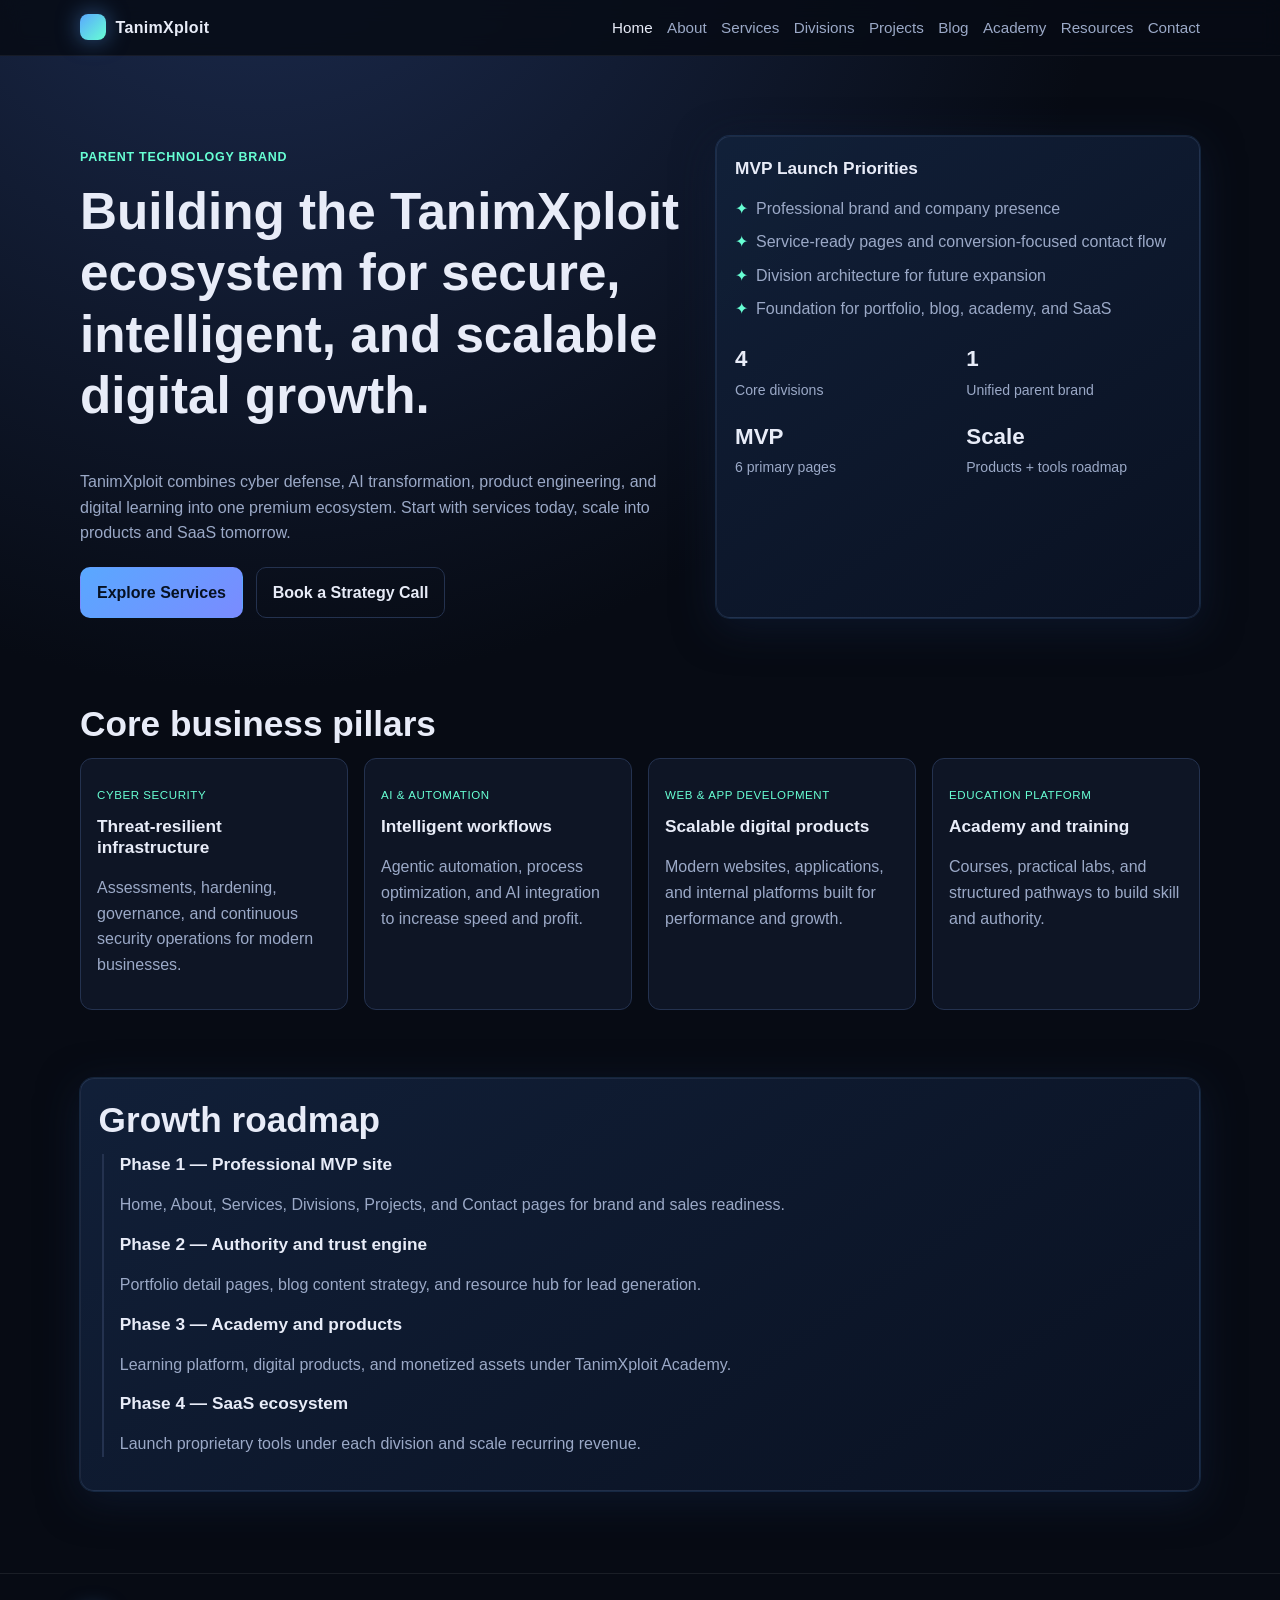
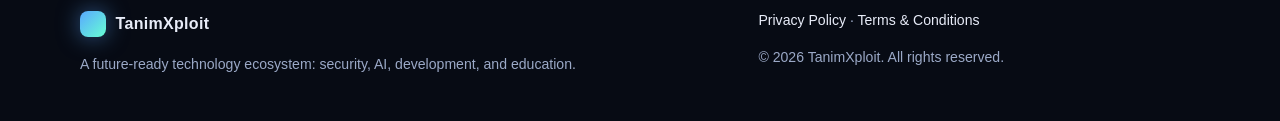
<file: index.html>
<!doctype html>
<html lang="en">
<head>
  <meta charset="UTF-8" />
  <meta name="viewport" content="width=device-width, initial-scale=1.0" />
  <meta name="description" content="TanimXploit is a modern technology ecosystem spanning cyber security, AI automation, development, and digital education." />
  <title>TanimXploit | Future-Ready Technology Ecosystem</title>
  <link rel="stylesheet" href="styles.css" />
</head>
<body>
  <header>
    <div class="container nav-wrap">
      <a class="brand" href="index.html"><span class="brand-mark"></span> TanimXploit</a>
      <button class="mobile-nav-toggle" type="button">Menu</button>
      <nav>
        <ul>
          <li><a class="active" href="index.html">Home</a></li>
          <li><a href="about.html">About</a></li>
          <li><a href="services.html">Services</a></li>
          <li><a href="divisions.html">Divisions</a></li>
          <li><a href="projects.html">Projects</a></li>
          <li><a href="blog.html">Blog</a></li>
          <li><a href="academy.html">Academy</a></li>
          <li><a href="resources.html">Resources</a></li>
          <li><a href="contact.html">Contact</a></li>
        </ul>
      </nav>
    </div>
  </header>

  <main>
    <section class="hero">
      <div class="container hero-grid">
        <div>
          <p class="eyebrow">Parent Technology Brand</p>
          <h1>Building the TanimXploit ecosystem for secure, intelligent, and scalable digital growth.</h1>
          <p class="muted">TanimXploit combines cyber defense, AI transformation, product engineering, and digital learning into one premium ecosystem. Start with services today, scale into products and SaaS tomorrow.</p>
          <div class="button-row">
            <a class="btn btn-primary" href="services.html">Explore Services</a>
            <a class="btn btn-secondary" href="contact.html">Book a Strategy Call</a>
          </div>
        </div>
        <aside class="panel">
          <h3>MVP Launch Priorities</h3>
          <ul class="checklist">
            <li>Professional brand and company presence</li>
            <li>Service-ready pages and conversion-focused contact flow</li>
            <li>Division architecture for future expansion</li>
            <li>Foundation for portfolio, blog, academy, and SaaS</li>
          </ul>
          <div class="kpi-grid">
            <div class="kpi"><strong>4</strong><span class="small">Core divisions</span></div>
            <div class="kpi"><strong>1</strong><span class="small">Unified parent brand</span></div>
            <div class="kpi"><strong>MVP</strong><span class="small">6 primary pages</span></div>
            <div class="kpi"><strong>Scale</strong><span class="small">Products + tools roadmap</span></div>
          </div>
        </aside>
      </div>
    </section>

    <section>
      <div class="container">
        <h2>Core business pillars</h2>
        <div class="cards">
          <article class="card"><p class="tag">Cyber Security</p><h3>Threat-resilient infrastructure</h3><p class="muted">Assessments, hardening, governance, and continuous security operations for modern businesses.</p></article>
          <article class="card"><p class="tag">AI & Automation</p><h3>Intelligent workflows</h3><p class="muted">Agentic automation, process optimization, and AI integration to increase speed and profit.</p></article>
          <article class="card"><p class="tag">Web & App Development</p><h3>Scalable digital products</h3><p class="muted">Modern websites, applications, and internal platforms built for performance and growth.</p></article>
          <article class="card"><p class="tag">Education Platform</p><h3>Academy and training</h3><p class="muted">Courses, practical labs, and structured pathways to build skill and authority.</p></article>
        </div>
      </div>
    </section>

    <section>
      <div class="container panel">
        <h2>Growth roadmap</h2>
        <div class="timeline">
          <div class="timeline-item"><h3>Phase 1 — Professional MVP site</h3><p class="muted">Home, About, Services, Divisions, Projects, and Contact pages for brand and sales readiness.</p></div>
          <div class="timeline-item"><h3>Phase 2 — Authority and trust engine</h3><p class="muted">Portfolio detail pages, blog content strategy, and resource hub for lead generation.</p></div>
          <div class="timeline-item"><h3>Phase 3 — Academy and products</h3><p class="muted">Learning platform, digital products, and monetized assets under TanimXploit Academy.</p></div>
          <div class="timeline-item"><h3>Phase 4 — SaaS ecosystem</h3><p class="muted">Launch proprietary tools under each division and scale recurring revenue.</p></div>
        </div>
      </div>
    </section>
  </main>

  <footer>
    <div class="container footer-grid">
      <div>
        <p class="brand"><span class="brand-mark"></span> TanimXploit</p>
        <p class="small">A future-ready technology ecosystem: security, AI, development, and education.</p>
      </div>
      <div class="small">
        <p><a href="privacy.html">Privacy Policy</a> · <a href="terms.html">Terms & Conditions</a></p>
        <p>© <span data-year></span> TanimXploit. All rights reserved.</p>
      </div>
    </div>
  </footer>
  <script src="script.js"></script>
</body>
</html>
</file>
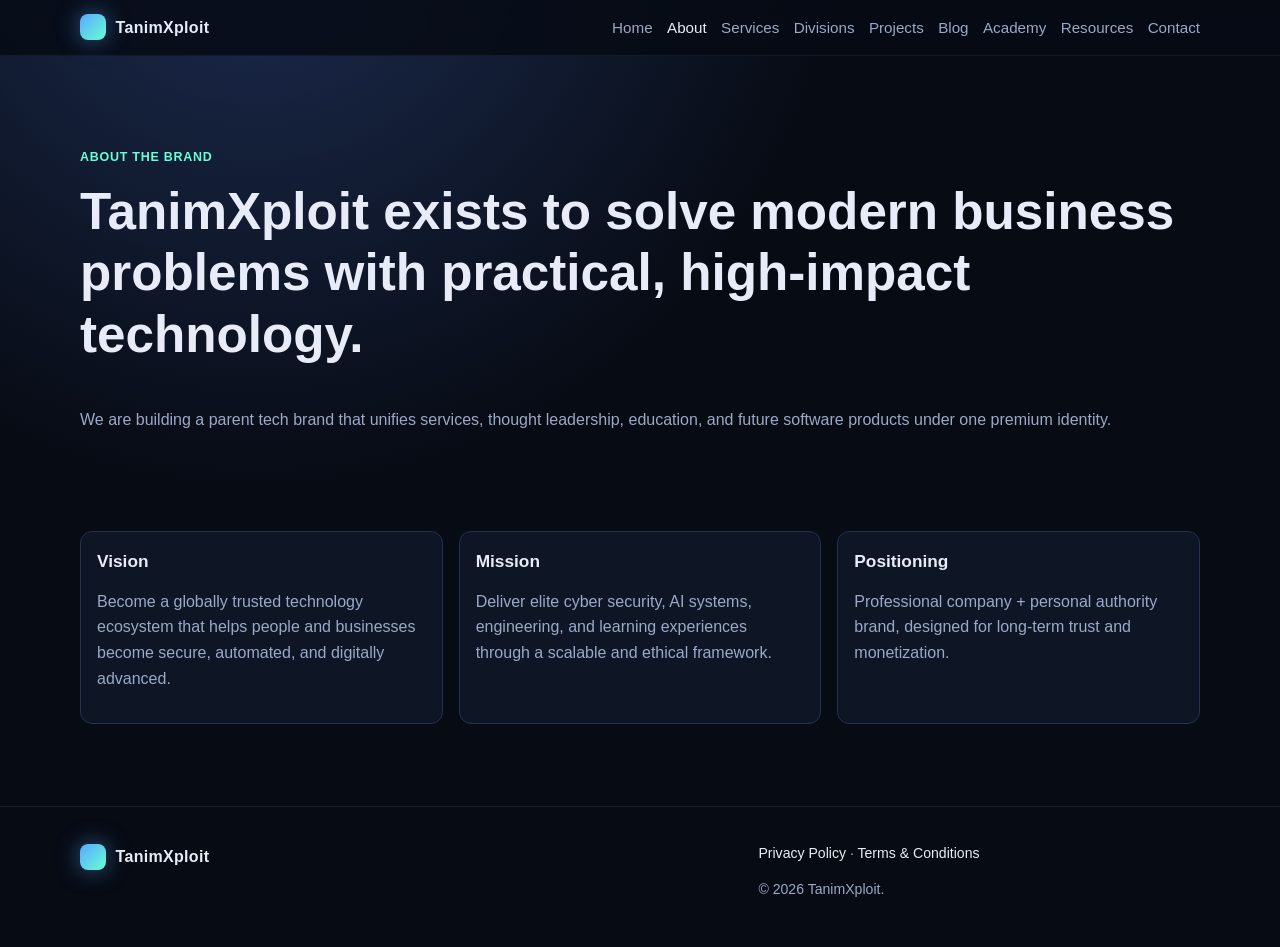
<file: about.html>
<!doctype html>
<html lang="en">
<head><meta charset="UTF-8" /><meta name="viewport" content="width=device-width, initial-scale=1.0" /><title>About | TanimXploit</title><link rel="stylesheet" href="styles.css" /></head>
<body>
<header><div class="container nav-wrap"><a class="brand" href="index.html"><span class="brand-mark"></span> TanimXploit</a><button class="mobile-nav-toggle" type="button">Menu</button><nav><ul><li><a href="index.html">Home</a></li><li><a class="active" href="about.html">About</a></li><li><a href="services.html">Services</a></li><li><a href="divisions.html">Divisions</a></li><li><a href="projects.html">Projects</a></li><li><a href="blog.html">Blog</a></li><li><a href="academy.html">Academy</a></li><li><a href="resources.html">Resources</a></li><li><a href="contact.html">Contact</a></li></ul></nav></div></header>
<main>
<section class="hero"><div class="container"><p class="eyebrow">About the Brand</p><h1>TanimXploit exists to solve modern business problems with practical, high-impact technology.</h1><p class="muted">We are building a parent tech brand that unifies services, thought leadership, education, and future software products under one premium identity.</p></div></section>
<section><div class="container cards"><article class="card"><h3>Vision</h3><p class="muted">Become a globally trusted technology ecosystem that helps people and businesses become secure, automated, and digitally advanced.</p></article><article class="card"><h3>Mission</h3><p class="muted">Deliver elite cyber security, AI systems, engineering, and learning experiences through a scalable and ethical framework.</p></article><article class="card"><h3>Positioning</h3><p class="muted">Professional company + personal authority brand, designed for long-term trust and monetization.</p></article></div></section>
</main>
<footer><div class="container footer-grid"><div><p class="brand"><span class="brand-mark"></span> TanimXploit</p></div><div class="small"><p><a href="privacy.html">Privacy Policy</a> · <a href="terms.html">Terms & Conditions</a></p><p>© <span data-year></span> TanimXploit.</p></div></div></footer><script src="script.js"></script>
</body></html>
</file>
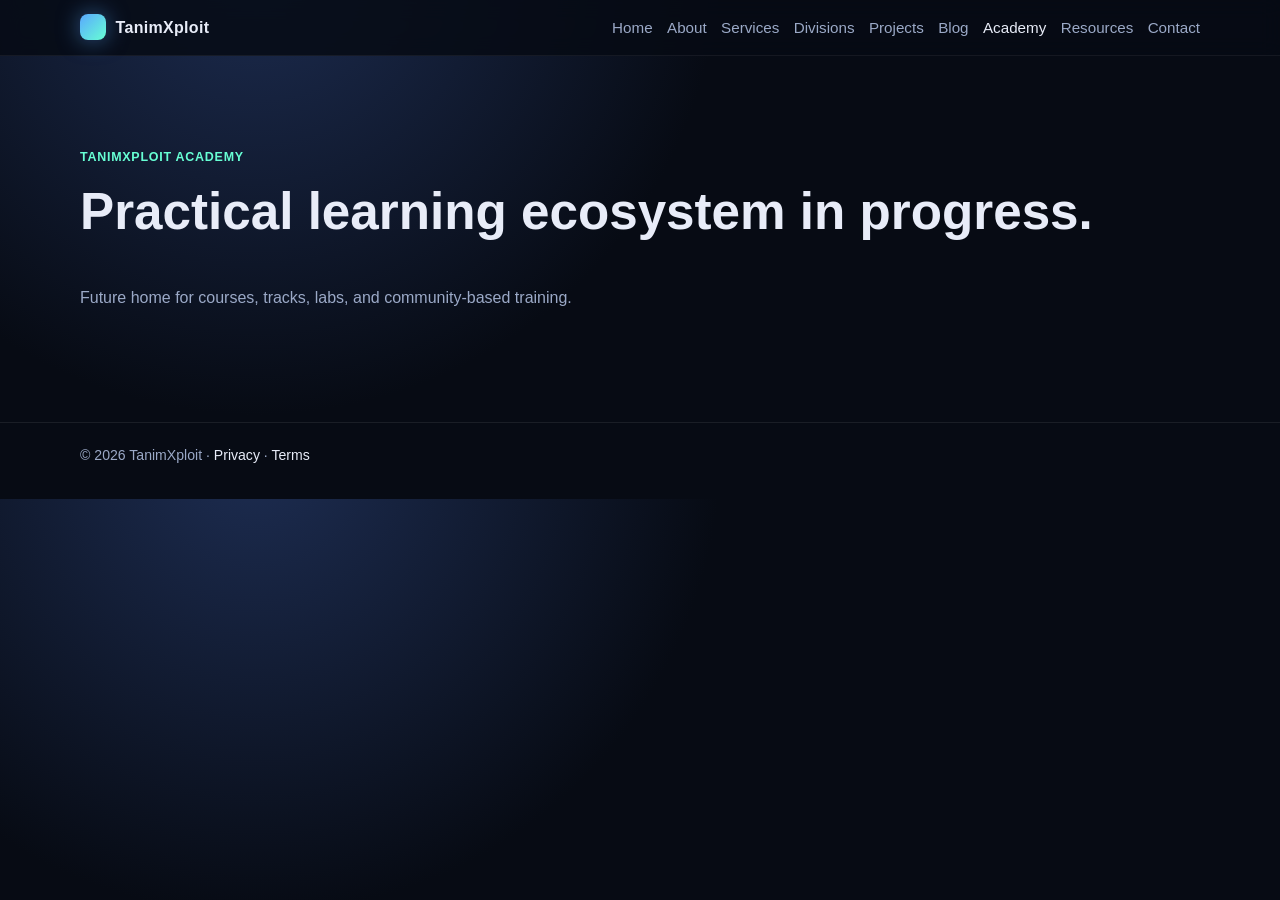
<file: academy.html>
<!doctype html>
<html lang="en"><head><meta charset="UTF-8" /><meta name="viewport" content="width=device-width, initial-scale=1.0" /><title>Academy | TanimXploit</title><link rel="stylesheet" href="styles.css" /></head>
<body><header><div class="container nav-wrap"><a class="brand" href="index.html"><span class="brand-mark"></span> TanimXploit</a><button class="mobile-nav-toggle" type="button">Menu</button><nav><ul><li><a href="index.html">Home</a></li><li><a href="about.html">About</a></li><li><a href="services.html">Services</a></li><li><a href="divisions.html">Divisions</a></li><li><a href="projects.html">Projects</a></li><li><a href="blog.html">Blog</a></li><li><a class="active" href="academy.html">Academy</a></li><li><a href="resources.html">Resources</a></li><li><a href="contact.html">Contact</a></li></ul></nav></div></header><main><section class="hero"><div class="container"><p class="eyebrow">TanimXploit Academy</p><h1>Practical learning ecosystem in progress.</h1><p class="muted">Future home for courses, tracks, labs, and community-based training.</p></div></section></main><footer><div class="container small">© <span data-year></span> TanimXploit · <a href="privacy.html">Privacy</a> · <a href="terms.html">Terms</a></div></footer><script src="script.js"></script></body></html>
</file>
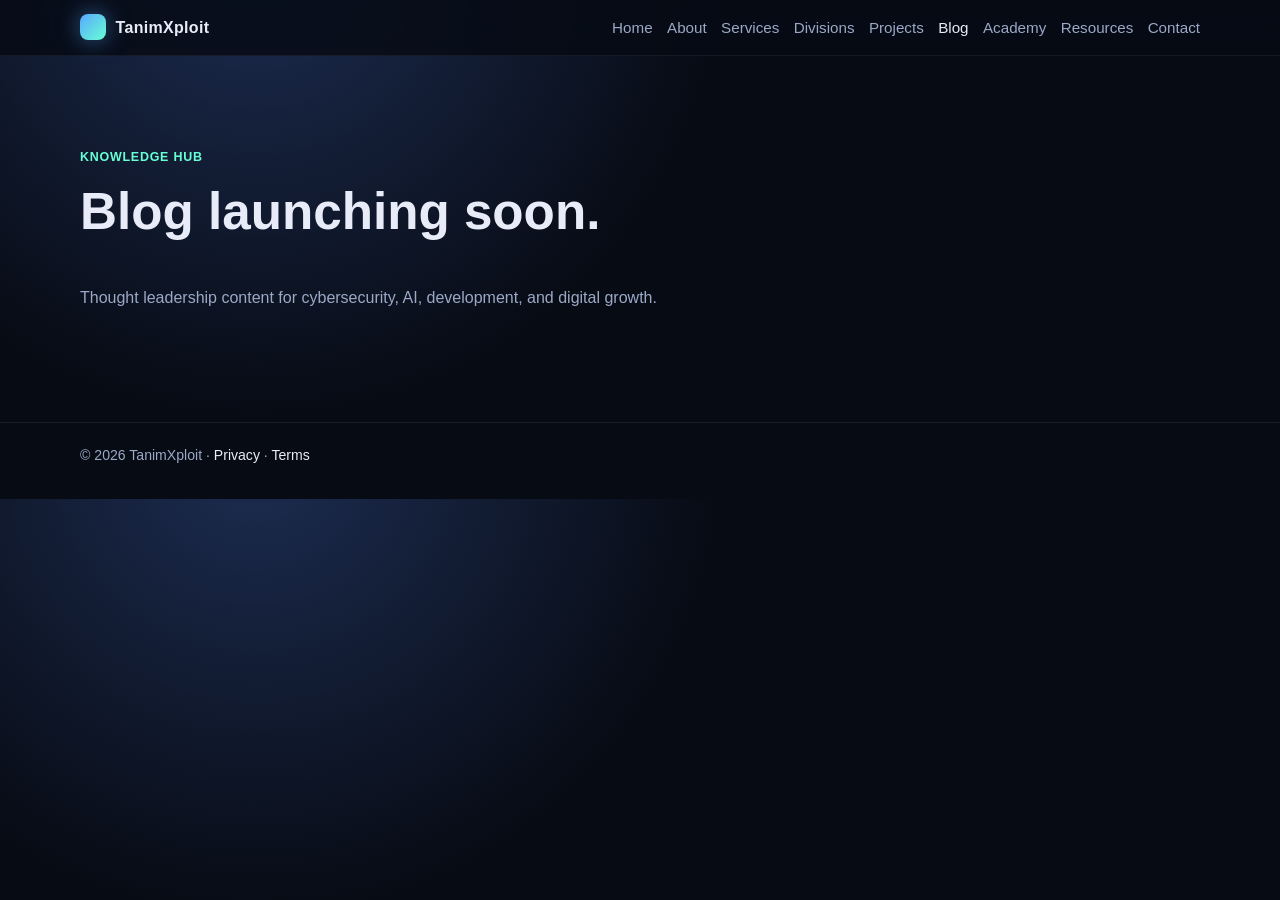
<file: blog.html>
<!doctype html>
<html lang="en"><head><meta charset="UTF-8" /><meta name="viewport" content="width=device-width, initial-scale=1.0" /><title>Blog | TanimXploit</title><link rel="stylesheet" href="styles.css" /></head>
<body><header><div class="container nav-wrap"><a class="brand" href="index.html"><span class="brand-mark"></span> TanimXploit</a><button class="mobile-nav-toggle" type="button">Menu</button><nav><ul><li><a href="index.html">Home</a></li><li><a href="about.html">About</a></li><li><a href="services.html">Services</a></li><li><a href="divisions.html">Divisions</a></li><li><a href="projects.html">Projects</a></li><li><a class="active" href="blog.html">Blog</a></li><li><a href="academy.html">Academy</a></li><li><a href="resources.html">Resources</a></li><li><a href="contact.html">Contact</a></li></ul></nav></div></header><main><section class="hero"><div class="container"><p class="eyebrow">Knowledge Hub</p><h1>Blog launching soon.</h1><p class="muted">Thought leadership content for cybersecurity, AI, development, and digital growth.</p></div></section></main><footer><div class="container small">© <span data-year></span> TanimXploit · <a href="privacy.html">Privacy</a> · <a href="terms.html">Terms</a></div></footer><script src="script.js"></script></body></html>
</file>
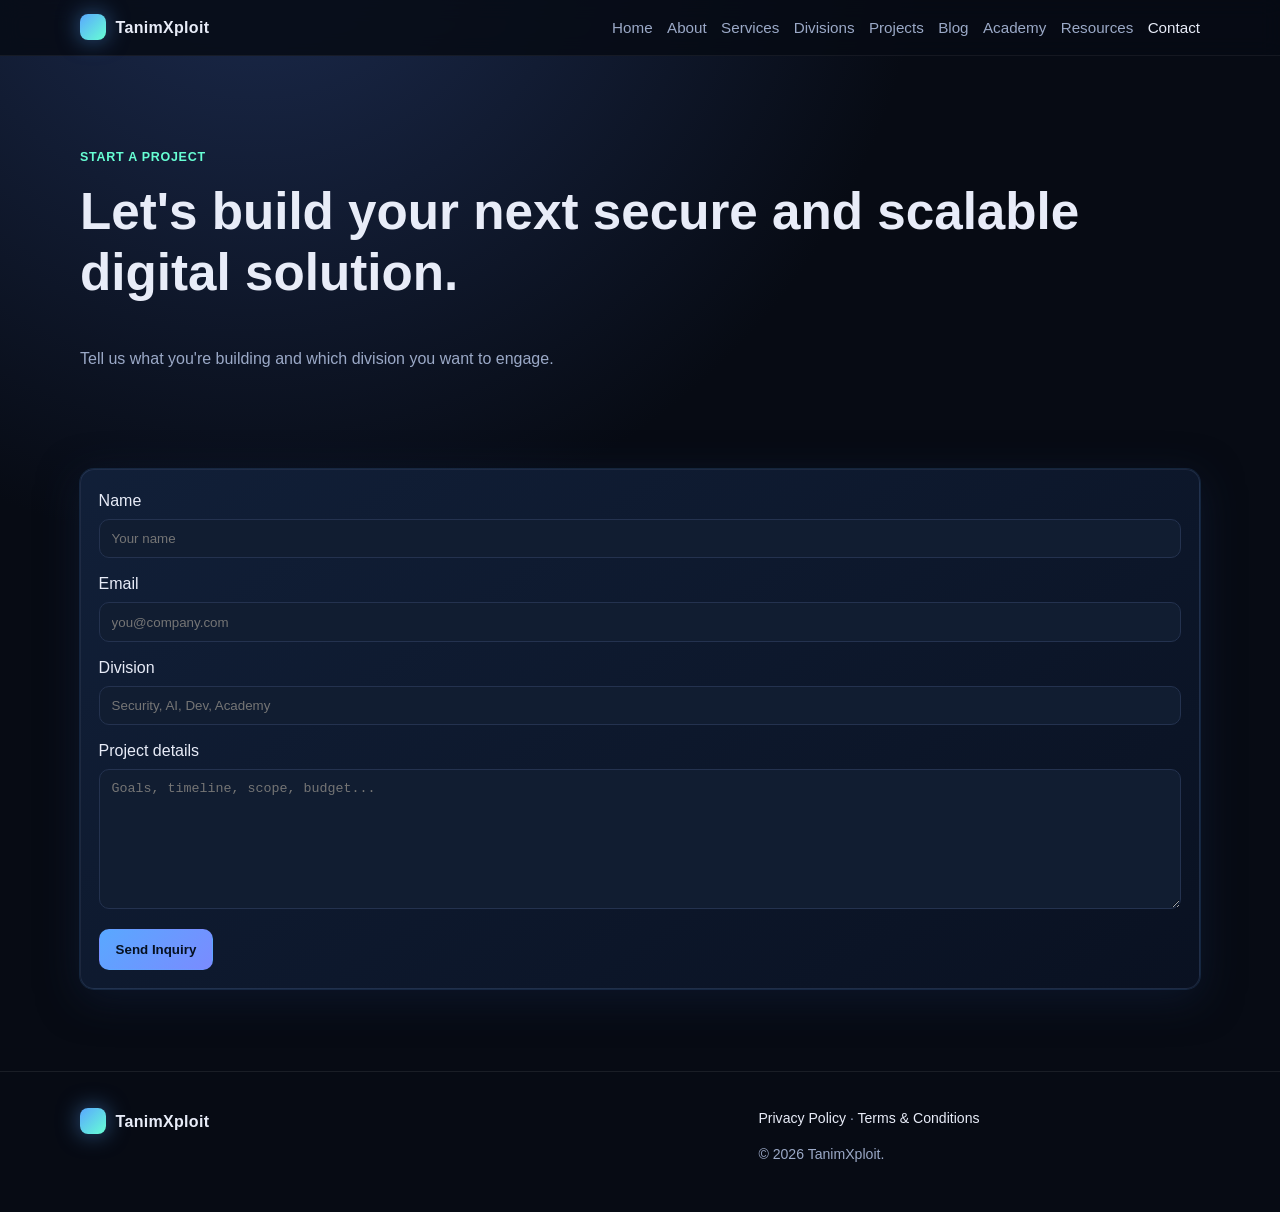
<file: contact.html>
<!doctype html>
<html lang="en"><head><meta charset="UTF-8" /><meta name="viewport" content="width=device-width, initial-scale=1.0" /><title>Contact | TanimXploit</title><link rel="stylesheet" href="styles.css" /></head>
<body>
<header><div class="container nav-wrap"><a class="brand" href="index.html"><span class="brand-mark"></span> TanimXploit</a><button class="mobile-nav-toggle" type="button">Menu</button><nav><ul><li><a href="index.html">Home</a></li><li><a href="about.html">About</a></li><li><a href="services.html">Services</a></li><li><a href="divisions.html">Divisions</a></li><li><a href="projects.html">Projects</a></li><li><a href="blog.html">Blog</a></li><li><a href="academy.html">Academy</a></li><li><a href="resources.html">Resources</a></li><li><a class="active" href="contact.html">Contact</a></li></ul></nav></div></header>
<main><section class="hero"><div class="container"><p class="eyebrow">Start a Project</p><h1>Let's build your next secure and scalable digital solution.</h1><p class="muted">Tell us what you're building and which division you want to engage.</p></div></section><section><div class="container panel"><form><label for="name">Name</label><input id="name" name="name" placeholder="Your name" /><label for="email">Email</label><input id="email" name="email" type="email" placeholder="you@company.com" /><label for="division">Division</label><input id="division" name="division" placeholder="Security, AI, Dev, Academy" /><label for="message">Project details</label><textarea id="message" name="message" placeholder="Goals, timeline, scope, budget..."></textarea><button class="btn btn-primary" type="submit">Send Inquiry</button></form></div></section></main>
<footer><div class="container footer-grid"><div><p class="brand"><span class="brand-mark"></span> TanimXploit</p></div><div class="small"><p><a href="privacy.html">Privacy Policy</a> · <a href="terms.html">Terms & Conditions</a></p><p>© <span data-year></span> TanimXploit.</p></div></div></footer><script src="script.js"></script>
</body></html>
</file>
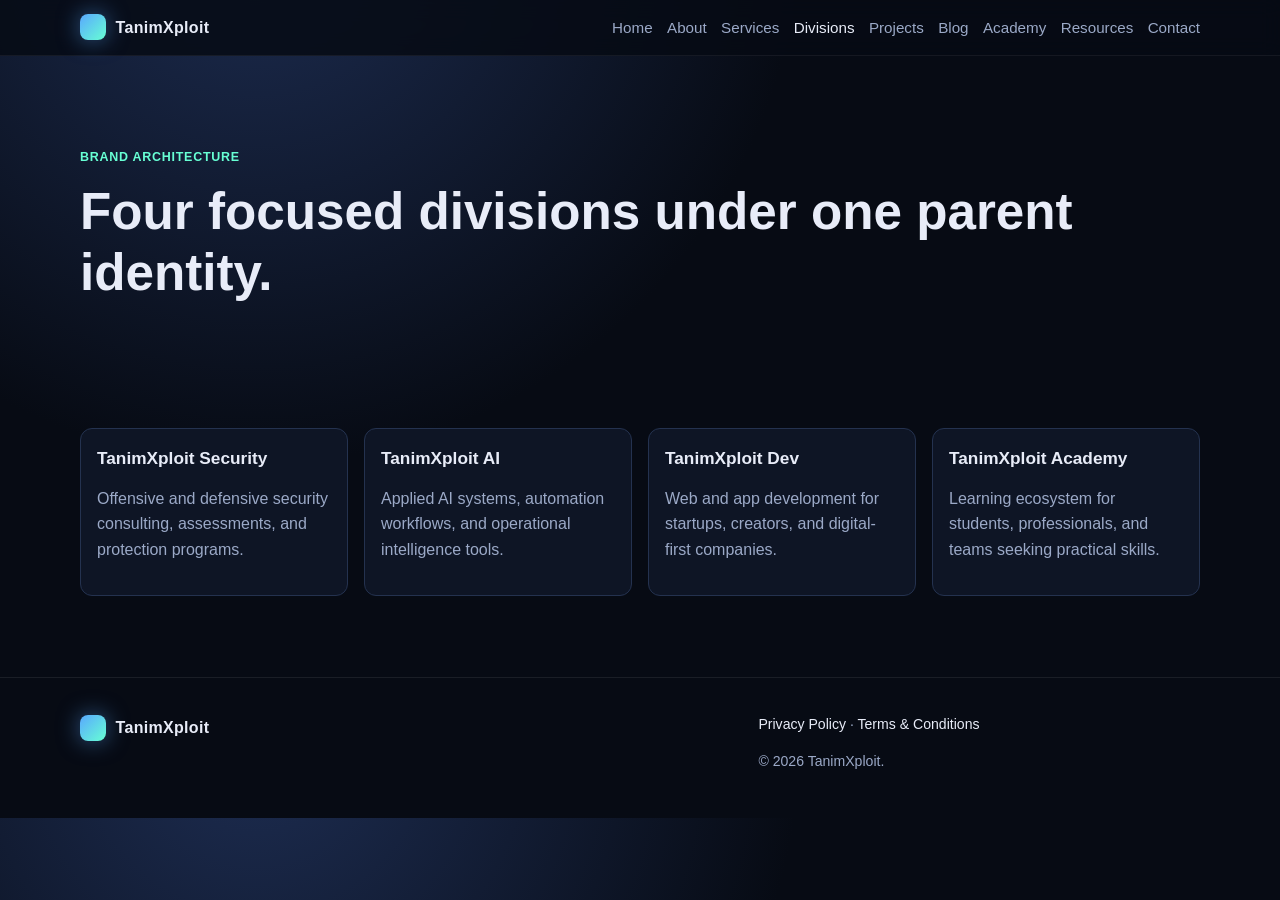
<file: divisions.html>
<!doctype html>
<html lang="en"><head><meta charset="UTF-8" /><meta name="viewport" content="width=device-width, initial-scale=1.0" /><title>Divisions | TanimXploit</title><link rel="stylesheet" href="styles.css" /></head>
<body>
<header><div class="container nav-wrap"><a class="brand" href="index.html"><span class="brand-mark"></span> TanimXploit</a><button class="mobile-nav-toggle" type="button">Menu</button><nav><ul><li><a href="index.html">Home</a></li><li><a href="about.html">About</a></li><li><a href="services.html">Services</a></li><li><a class="active" href="divisions.html">Divisions</a></li><li><a href="projects.html">Projects</a></li><li><a href="blog.html">Blog</a></li><li><a href="academy.html">Academy</a></li><li><a href="resources.html">Resources</a></li><li><a href="contact.html">Contact</a></li></ul></nav></div></header>
<main><section class="hero"><div class="container"><p class="eyebrow">Brand Architecture</p><h1>Four focused divisions under one parent identity.</h1></div></section><section><div class="container cards"><article class="card"><h3>TanimXploit Security</h3><p class="muted">Offensive and defensive security consulting, assessments, and protection programs.</p></article><article class="card"><h3>TanimXploit AI</h3><p class="muted">Applied AI systems, automation workflows, and operational intelligence tools.</p></article><article class="card"><h3>TanimXploit Dev</h3><p class="muted">Web and app development for startups, creators, and digital-first companies.</p></article><article class="card"><h3>TanimXploit Academy</h3><p class="muted">Learning ecosystem for students, professionals, and teams seeking practical skills.</p></article></div></section></main>
<footer><div class="container footer-grid"><div><p class="brand"><span class="brand-mark"></span> TanimXploit</p></div><div class="small"><p><a href="privacy.html">Privacy Policy</a> · <a href="terms.html">Terms & Conditions</a></p><p>© <span data-year></span> TanimXploit.</p></div></div></footer><script src="script.js"></script>
</body></html>
</file>
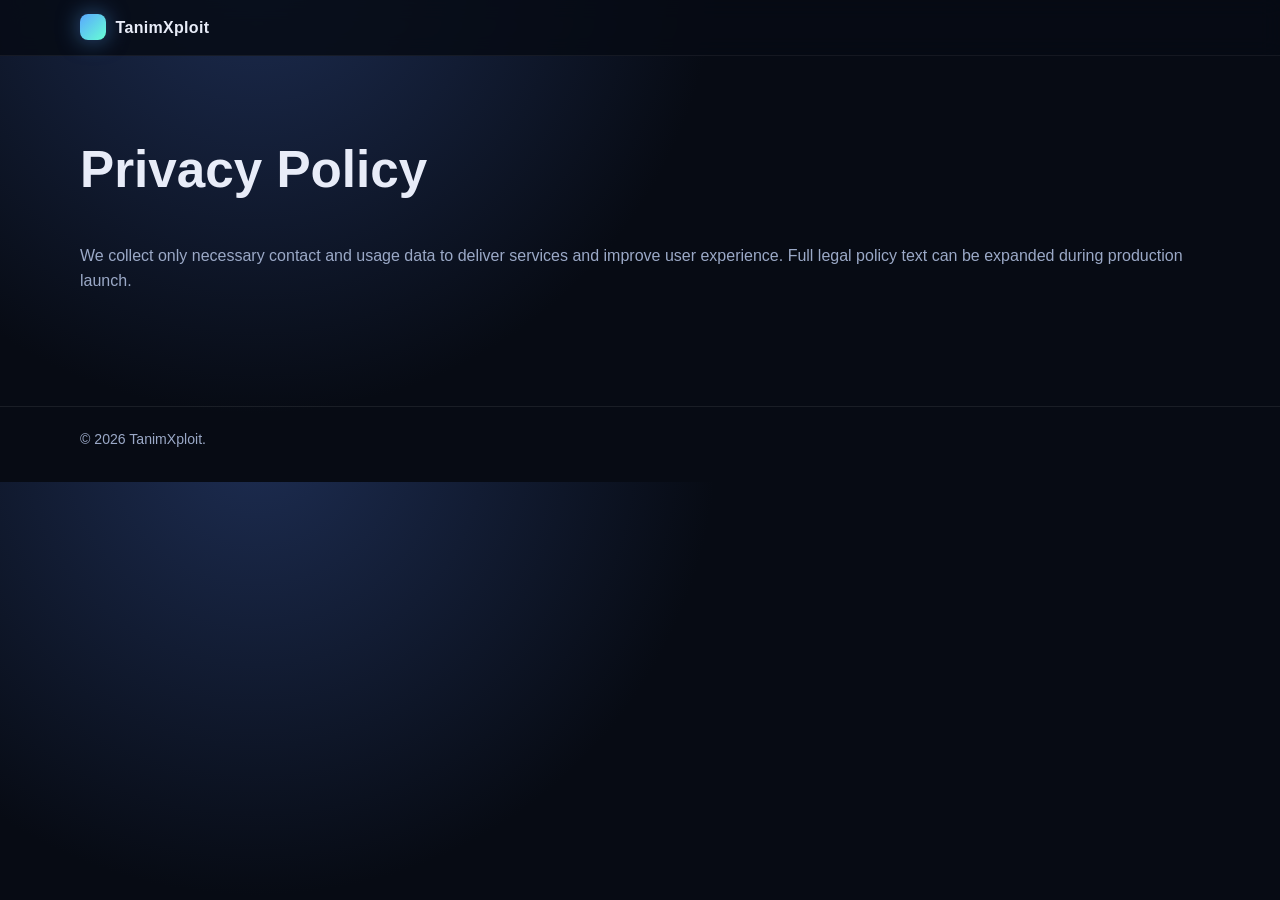
<file: privacy.html>
<!doctype html>
<html lang="en"><head><meta charset="UTF-8" /><meta name="viewport" content="width=device-width, initial-scale=1.0" /><title>Privacy Policy | TanimXploit</title><link rel="stylesheet" href="styles.css" /></head>
<body><header><div class="container nav-wrap"><a class="brand" href="index.html"><span class="brand-mark"></span> TanimXploit</a></div></header><main><section class="hero"><div class="container"><h1>Privacy Policy</h1><p class="muted">We collect only necessary contact and usage data to deliver services and improve user experience. Full legal policy text can be expanded during production launch.</p></div></section></main><footer><div class="container small">© <span data-year></span> TanimXploit.</div></footer><script src="script.js"></script></body></html>
</file>
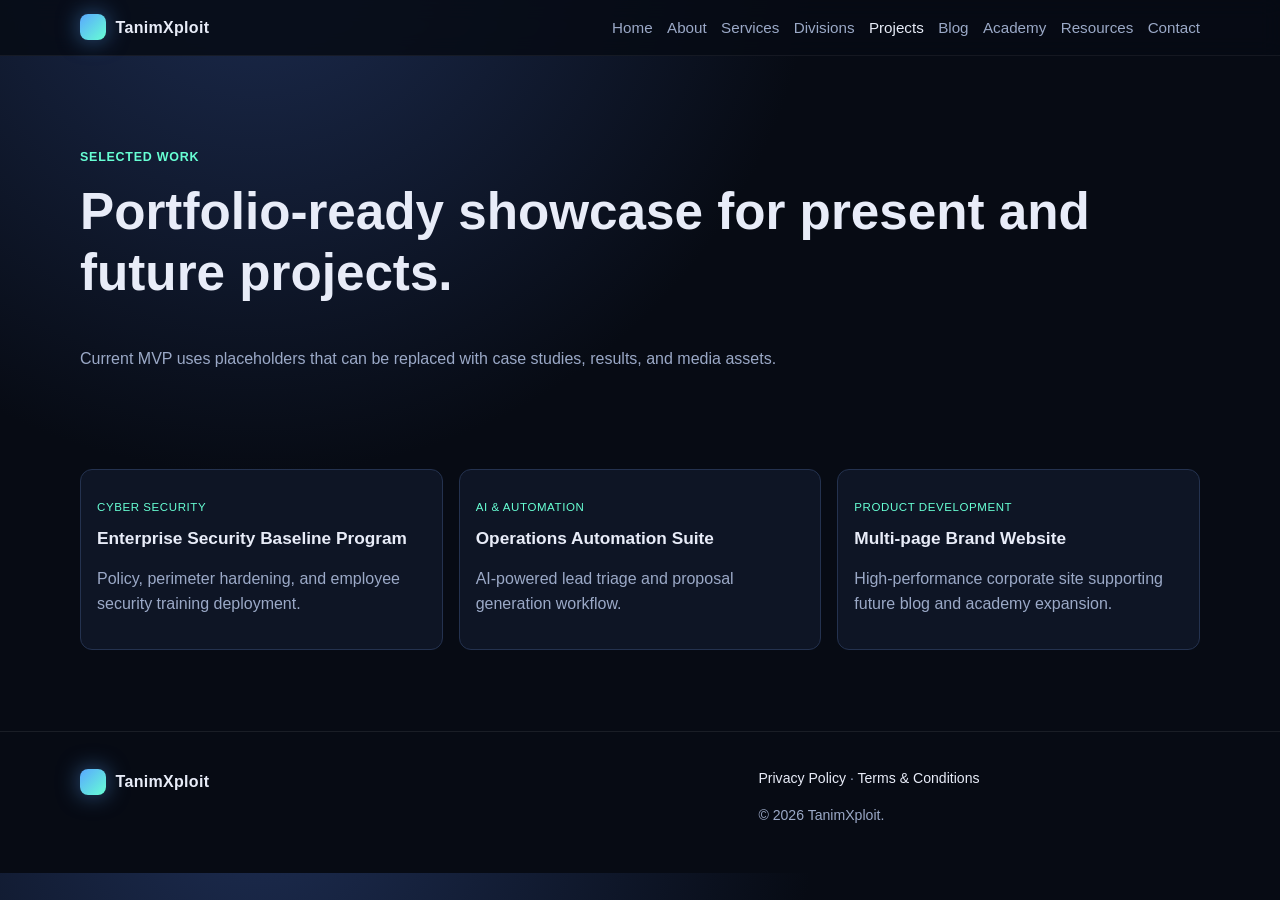
<file: projects.html>
<!doctype html>
<html lang="en"><head><meta charset="UTF-8" /><meta name="viewport" content="width=device-width, initial-scale=1.0" /><title>Projects | TanimXploit</title><link rel="stylesheet" href="styles.css" /></head>
<body>
<header><div class="container nav-wrap"><a class="brand" href="index.html"><span class="brand-mark"></span> TanimXploit</a><button class="mobile-nav-toggle" type="button">Menu</button><nav><ul><li><a href="index.html">Home</a></li><li><a href="about.html">About</a></li><li><a href="services.html">Services</a></li><li><a href="divisions.html">Divisions</a></li><li><a class="active" href="projects.html">Projects</a></li><li><a href="blog.html">Blog</a></li><li><a href="academy.html">Academy</a></li><li><a href="resources.html">Resources</a></li><li><a href="contact.html">Contact</a></li></ul></nav></div></header>
<main><section class="hero"><div class="container"><p class="eyebrow">Selected Work</p><h1>Portfolio-ready showcase for present and future projects.</h1><p class="muted">Current MVP uses placeholders that can be replaced with case studies, results, and media assets.</p></div></section><section><div class="container cards"><article class="card"><p class="tag">Cyber Security</p><h3>Enterprise Security Baseline Program</h3><p class="muted">Policy, perimeter hardening, and employee security training deployment.</p></article><article class="card"><p class="tag">AI & Automation</p><h3>Operations Automation Suite</h3><p class="muted">AI-powered lead triage and proposal generation workflow.</p></article><article class="card"><p class="tag">Product Development</p><h3>Multi-page Brand Website</h3><p class="muted">High-performance corporate site supporting future blog and academy expansion.</p></article></div></section></main>
<footer><div class="container footer-grid"><div><p class="brand"><span class="brand-mark"></span> TanimXploit</p></div><div class="small"><p><a href="privacy.html">Privacy Policy</a> · <a href="terms.html">Terms & Conditions</a></p><p>© <span data-year></span> TanimXploit.</p></div></div></footer><script src="script.js"></script>
</body></html>
</file>
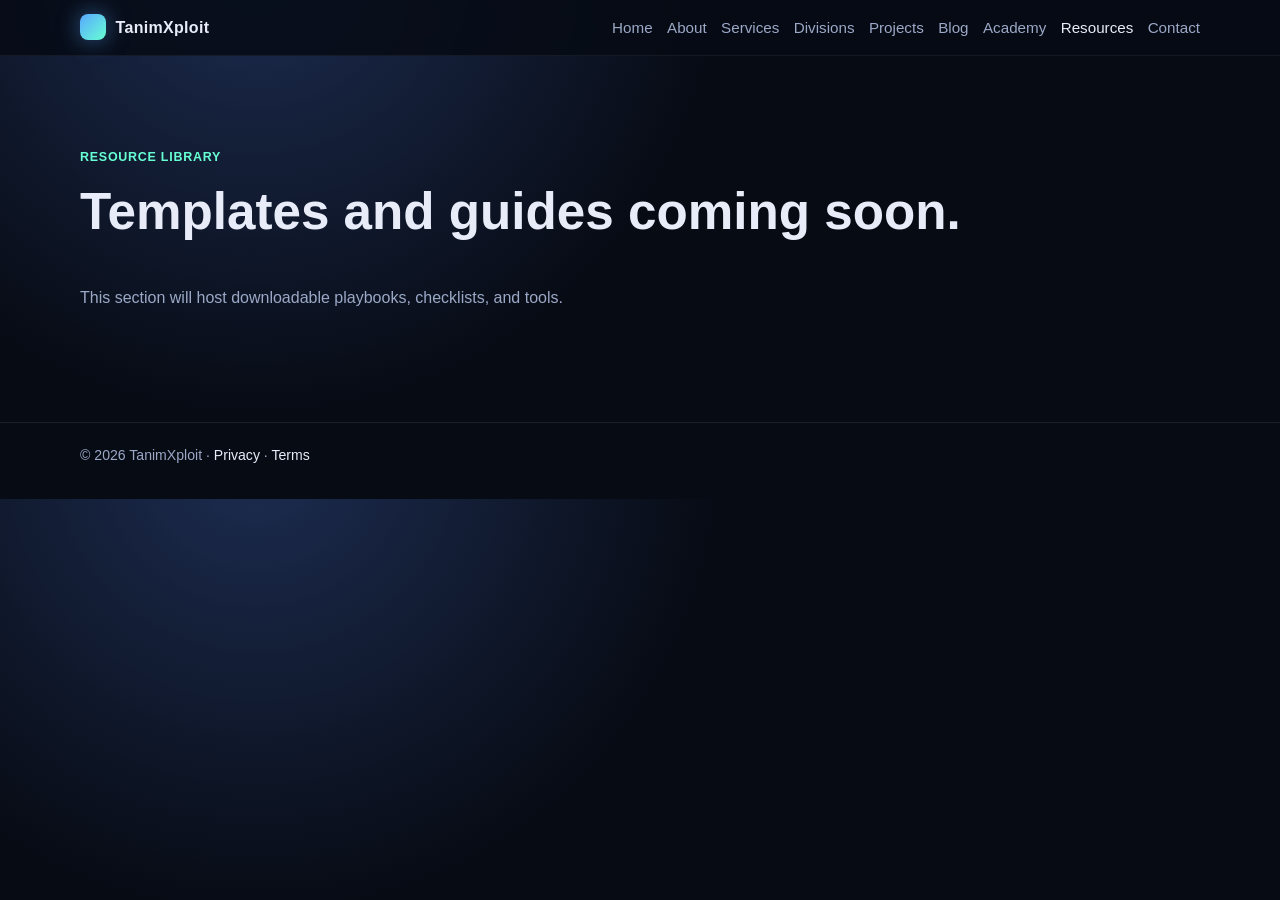
<file: resources.html>
<!doctype html>
<html lang="en"><head><meta charset="UTF-8" /><meta name="viewport" content="width=device-width, initial-scale=1.0" /><title>Resources | TanimXploit</title><link rel="stylesheet" href="styles.css" /></head>
<body><header><div class="container nav-wrap"><a class="brand" href="index.html"><span class="brand-mark"></span> TanimXploit</a><button class="mobile-nav-toggle" type="button">Menu</button><nav><ul><li><a href="index.html">Home</a></li><li><a href="about.html">About</a></li><li><a href="services.html">Services</a></li><li><a href="divisions.html">Divisions</a></li><li><a href="projects.html">Projects</a></li><li><a href="blog.html">Blog</a></li><li><a href="academy.html">Academy</a></li><li><a class="active" href="resources.html">Resources</a></li><li><a href="contact.html">Contact</a></li></ul></nav></div></header><main><section class="hero"><div class="container"><p class="eyebrow">Resource Library</p><h1>Templates and guides coming soon.</h1><p class="muted">This section will host downloadable playbooks, checklists, and tools.</p></div></section></main><footer><div class="container small">© <span data-year></span> TanimXploit · <a href="privacy.html">Privacy</a> · <a href="terms.html">Terms</a></div></footer><script src="script.js"></script></body></html>
</file>
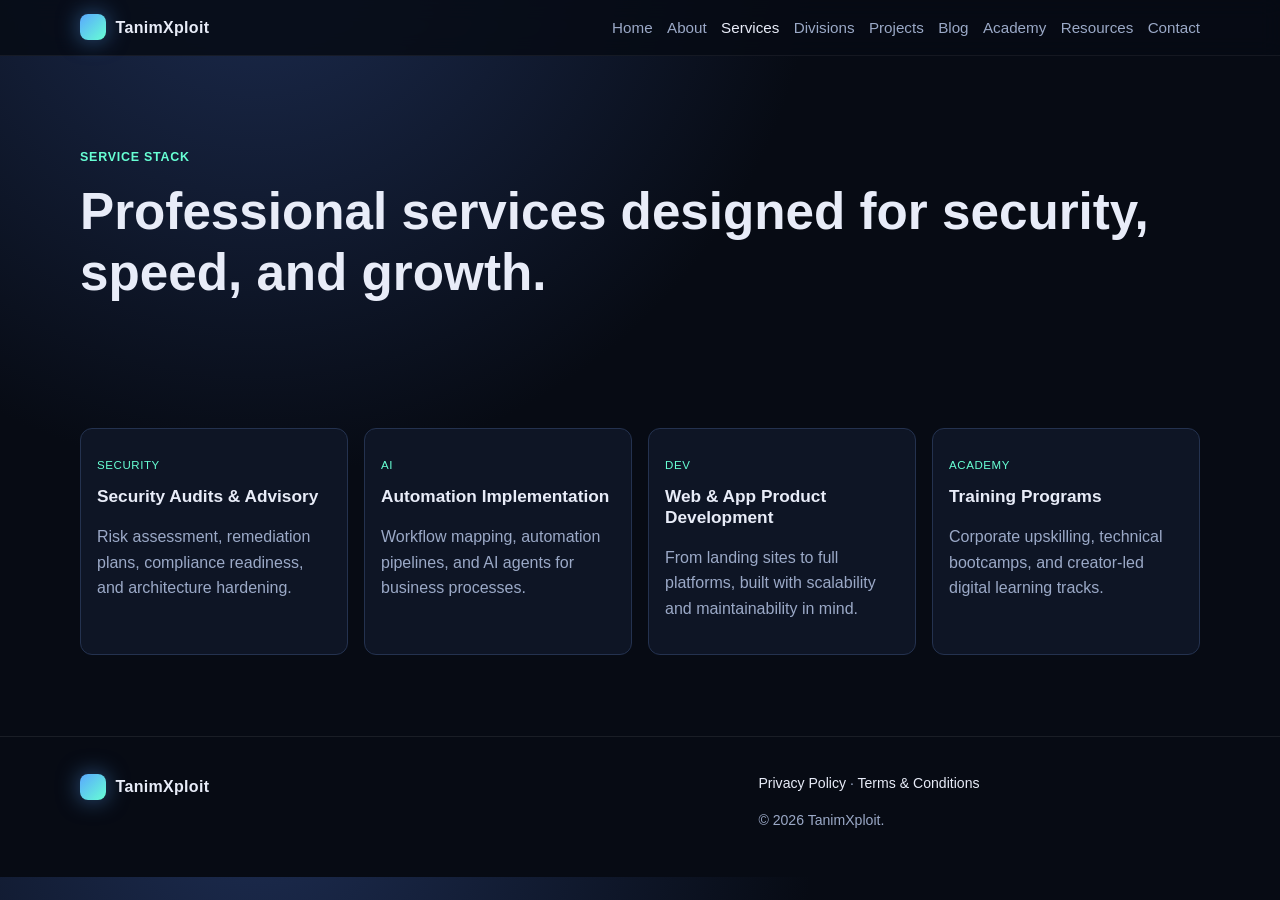
<file: services.html>
<!doctype html>
<html lang="en"><head><meta charset="UTF-8" /><meta name="viewport" content="width=device-width, initial-scale=1.0" /><title>Services | TanimXploit</title><link rel="stylesheet" href="styles.css" /></head>
<body>
<header><div class="container nav-wrap"><a class="brand" href="index.html"><span class="brand-mark"></span> TanimXploit</a><button class="mobile-nav-toggle" type="button">Menu</button><nav><ul><li><a href="index.html">Home</a></li><li><a href="about.html">About</a></li><li><a class="active" href="services.html">Services</a></li><li><a href="divisions.html">Divisions</a></li><li><a href="projects.html">Projects</a></li><li><a href="blog.html">Blog</a></li><li><a href="academy.html">Academy</a></li><li><a href="resources.html">Resources</a></li><li><a href="contact.html">Contact</a></li></ul></nav></div></header>
<main><section class="hero"><div class="container"><p class="eyebrow">Service Stack</p><h1>Professional services designed for security, speed, and growth.</h1></div></section><section><div class="container cards"><article class="card"><p class="tag">Security</p><h3>Security Audits & Advisory</h3><p class="muted">Risk assessment, remediation plans, compliance readiness, and architecture hardening.</p></article><article class="card"><p class="tag">AI</p><h3>Automation Implementation</h3><p class="muted">Workflow mapping, automation pipelines, and AI agents for business processes.</p></article><article class="card"><p class="tag">Dev</p><h3>Web & App Product Development</h3><p class="muted">From landing sites to full platforms, built with scalability and maintainability in mind.</p></article><article class="card"><p class="tag">Academy</p><h3>Training Programs</h3><p class="muted">Corporate upskilling, technical bootcamps, and creator-led digital learning tracks.</p></article></div></section></main>
<footer><div class="container footer-grid"><div><p class="brand"><span class="brand-mark"></span> TanimXploit</p></div><div class="small"><p><a href="privacy.html">Privacy Policy</a> · <a href="terms.html">Terms & Conditions</a></p><p>© <span data-year></span> TanimXploit.</p></div></div></footer><script src="script.js"></script>
</body></html>
</file>
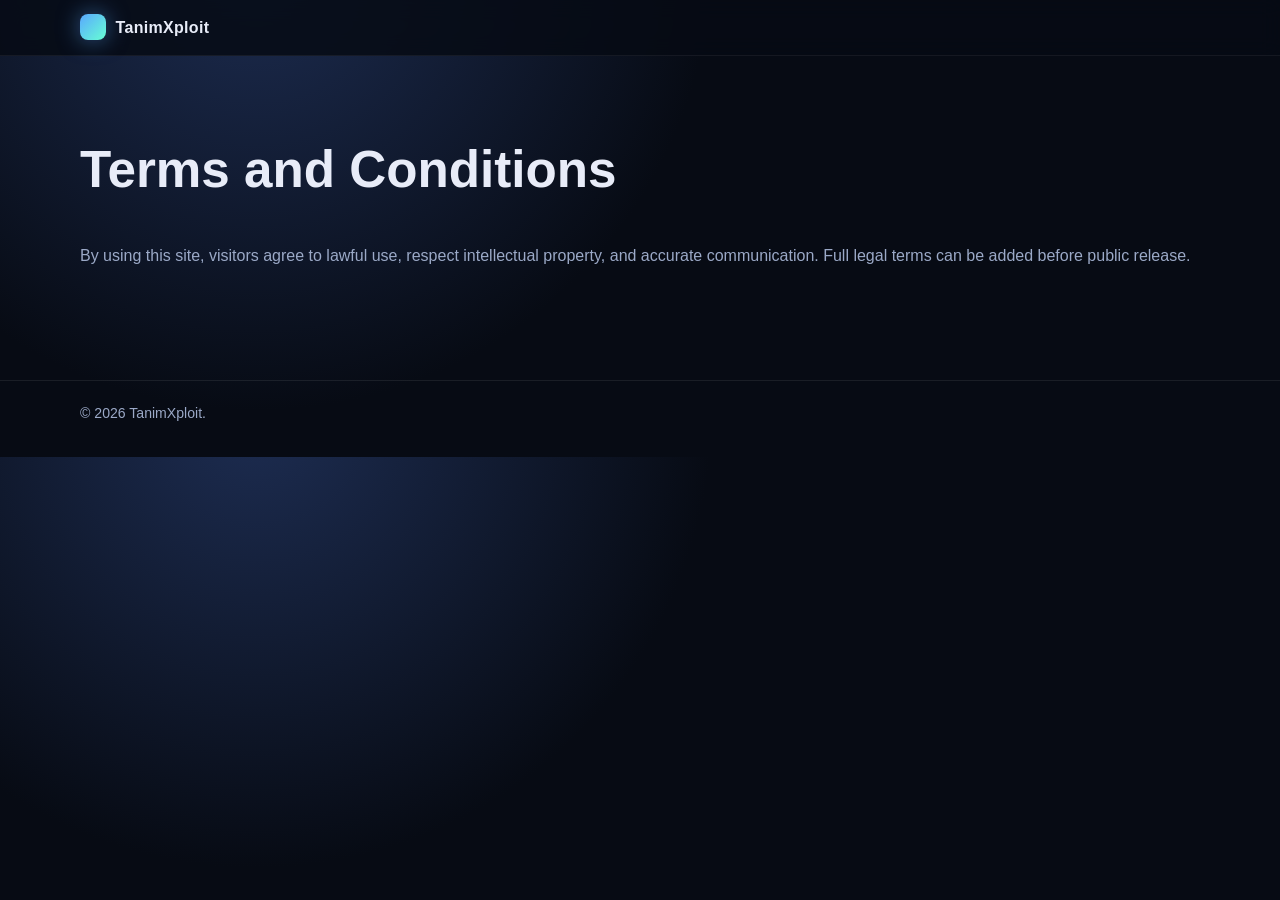
<file: terms.html>
<!doctype html>
<html lang="en"><head><meta charset="UTF-8" /><meta name="viewport" content="width=device-width, initial-scale=1.0" /><title>Terms and Conditions | TanimXploit</title><link rel="stylesheet" href="styles.css" /></head>
<body><header><div class="container nav-wrap"><a class="brand" href="index.html"><span class="brand-mark"></span> TanimXploit</a></div></header><main><section class="hero"><div class="container"><h1>Terms and Conditions</h1><p class="muted">By using this site, visitors agree to lawful use, respect intellectual property, and accurate communication. Full legal terms can be added before public release.</p></div></section></main><footer><div class="container small">© <span data-year></span> TanimXploit.</div></footer><script src="script.js"></script></body></html>
</file>
<file: styles.css>
:root {
  --bg: #070b14;
  --panel: #0e1525;
  --panel-2: #111d31;
  --text: #e8ecf8;
  --muted: #9ba9c7;
  --primary: #59a8ff;
  --accent: #67ffd4;
  --line: #24324f;
  --glow: 0 0 0 1px rgba(89, 168, 255, 0.15), 0 10px 40px rgba(16, 30, 57, 0.6);
}

* { box-sizing: border-box; }

html, body {
  margin: 0;
  padding: 0;
  font-family: Inter, "Segoe UI", Roboto, Arial, sans-serif;
  background: radial-gradient(circle at 20% -10%, #1d2d52 0%, var(--bg) 40%), var(--bg);
  color: var(--text);
  line-height: 1.6;
}

a { color: var(--text); text-decoration: none; }
a:hover { color: var(--accent); }

.container {
  width: min(1120px, 92vw);
  margin: 0 auto;
}

header {
  position: sticky;
  top: 0;
  z-index: 100;
  backdrop-filter: blur(10px);
  border-bottom: 1px solid rgba(255, 255, 255, 0.06);
  background: rgba(7, 11, 20, 0.85);
}

.nav-wrap {
  display: flex;
  align-items: center;
  justify-content: space-between;
  padding: 0.9rem 0;
  gap: 1rem;
}

.brand {
  font-weight: 700;
  letter-spacing: 0.3px;
  display: flex;
  align-items: center;
  gap: 0.6rem;
}

.brand-mark {
  width: 26px;
  height: 26px;
  border-radius: 8px;
  background: linear-gradient(135deg, var(--primary), var(--accent));
  box-shadow: 0 0 22px rgba(89, 168, 255, 0.5);
}

nav ul {
  display: flex;
  flex-wrap: wrap;
  gap: 0.9rem;
  list-style: none;
  margin: 0;
  padding: 0;
}

nav a {
  color: var(--muted);
  font-size: 0.95rem;
}

nav a.active,
nav a:hover {
  color: var(--text);
}

.mobile-nav-toggle {
  display: none;
  border: 1px solid var(--line);
  background: var(--panel);
  color: var(--text);
  padding: 0.45rem 0.7rem;
  border-radius: 8px;
}

.hero {
  padding: 5rem 0 3rem;
}

.hero-grid {
  display: grid;
  grid-template-columns: 1.25fr 1fr;
  gap: 2rem;
}

.eyebrow {
  color: var(--accent);
  font-weight: 600;
  letter-spacing: 0.06em;
  text-transform: uppercase;
  font-size: 0.78rem;
}

h1, h2, h3 {
  line-height: 1.2;
  margin-top: 0.2rem;
}

h1 { font-size: clamp(2rem, 5vw, 3.2rem); }
h2 { font-size: clamp(1.5rem, 4vw, 2.2rem); margin-bottom: 0.8rem; }
h3 { font-size: 1.08rem; }

.muted { color: var(--muted); }

.button-row {
  display: flex;
  flex-wrap: wrap;
  gap: 0.8rem;
  margin-top: 1.3rem;
}

.btn {
  display: inline-flex;
  align-items: center;
  justify-content: center;
  padding: 0.75rem 1rem;
  border-radius: 10px;
  border: 1px solid transparent;
  font-weight: 600;
}

.btn-primary {
  background: linear-gradient(135deg, var(--primary), #7a8bff);
  color: #061122;
}

.btn-secondary {
  background: transparent;
  border-color: var(--line);
  color: var(--text);
}

.panel {
  background: linear-gradient(145deg, rgba(18, 33, 58, 0.95), rgba(10, 18, 34, 0.95));
  border: 1px solid rgba(122, 149, 203, 0.16);
  border-radius: 14px;
  padding: 1.1rem;
  box-shadow: var(--glow);
}

.kpi-grid,
.cards {
  display: grid;
  gap: 1rem;
}

.kpi-grid {
  grid-template-columns: repeat(2, minmax(0, 1fr));
  margin-top: 1.2rem;
}

.kpi {
  text-align: left;
}

.kpi strong {
  display: block;
  font-size: 1.4rem;
}

section { padding: 2.1rem 0; }

.cards {
  grid-template-columns: repeat(auto-fit, minmax(220px, 1fr));
}

.card {
  background: var(--panel);
  border: 1px solid var(--line);
  border-radius: 12px;
  padding: 1rem;
}

.card .tag {
  font-size: 0.72rem;
  text-transform: uppercase;
  color: var(--accent);
  letter-spacing: 0.05em;
}

.timeline {
  border-left: 2px solid var(--line);
  padding-left: 1rem;
  margin-left: 0.2rem;
}

.timeline-item {
  margin-bottom: 1rem;
}

.checklist {
  list-style: none;
  padding: 0;
  margin: 0;
}

.checklist li {
  margin: 0.5rem 0;
  color: var(--muted);
}

.checklist li::before {
  content: "✦";
  color: var(--accent);
  margin-right: 0.5rem;
}

footer {
  margin-top: 3rem;
  border-top: 1px solid rgba(255, 255, 255, 0.08);
  padding: 1.3rem 0 2rem;
}

.footer-grid {
  display: grid;
  grid-template-columns: 1.5fr 1fr;
  gap: 1rem;
}

.small { font-size: 0.88rem; color: var(--muted); }

input, textarea {
  width: 100%;
  background: var(--panel-2);
  border: 1px solid var(--line);
  border-radius: 10px;
  color: var(--text);
  padding: 0.7rem 0.75rem;
  margin-top: 0.35rem;
  margin-bottom: 0.8rem;
}

textarea { min-height: 140px; resize: vertical; }

@media (max-width: 860px) {
  .hero-grid,
  .footer-grid {
    grid-template-columns: 1fr;
  }

  .mobile-nav-toggle { display: inline-flex; }

  nav[data-collapsed="true"] ul {
    display: none;
  }

  nav ul {
    flex-direction: column;
    width: 100%;
    padding-top: 0.4rem;
  }

  .nav-wrap {
    align-items: flex-start;
    flex-direction: column;
  }
}
</file>
